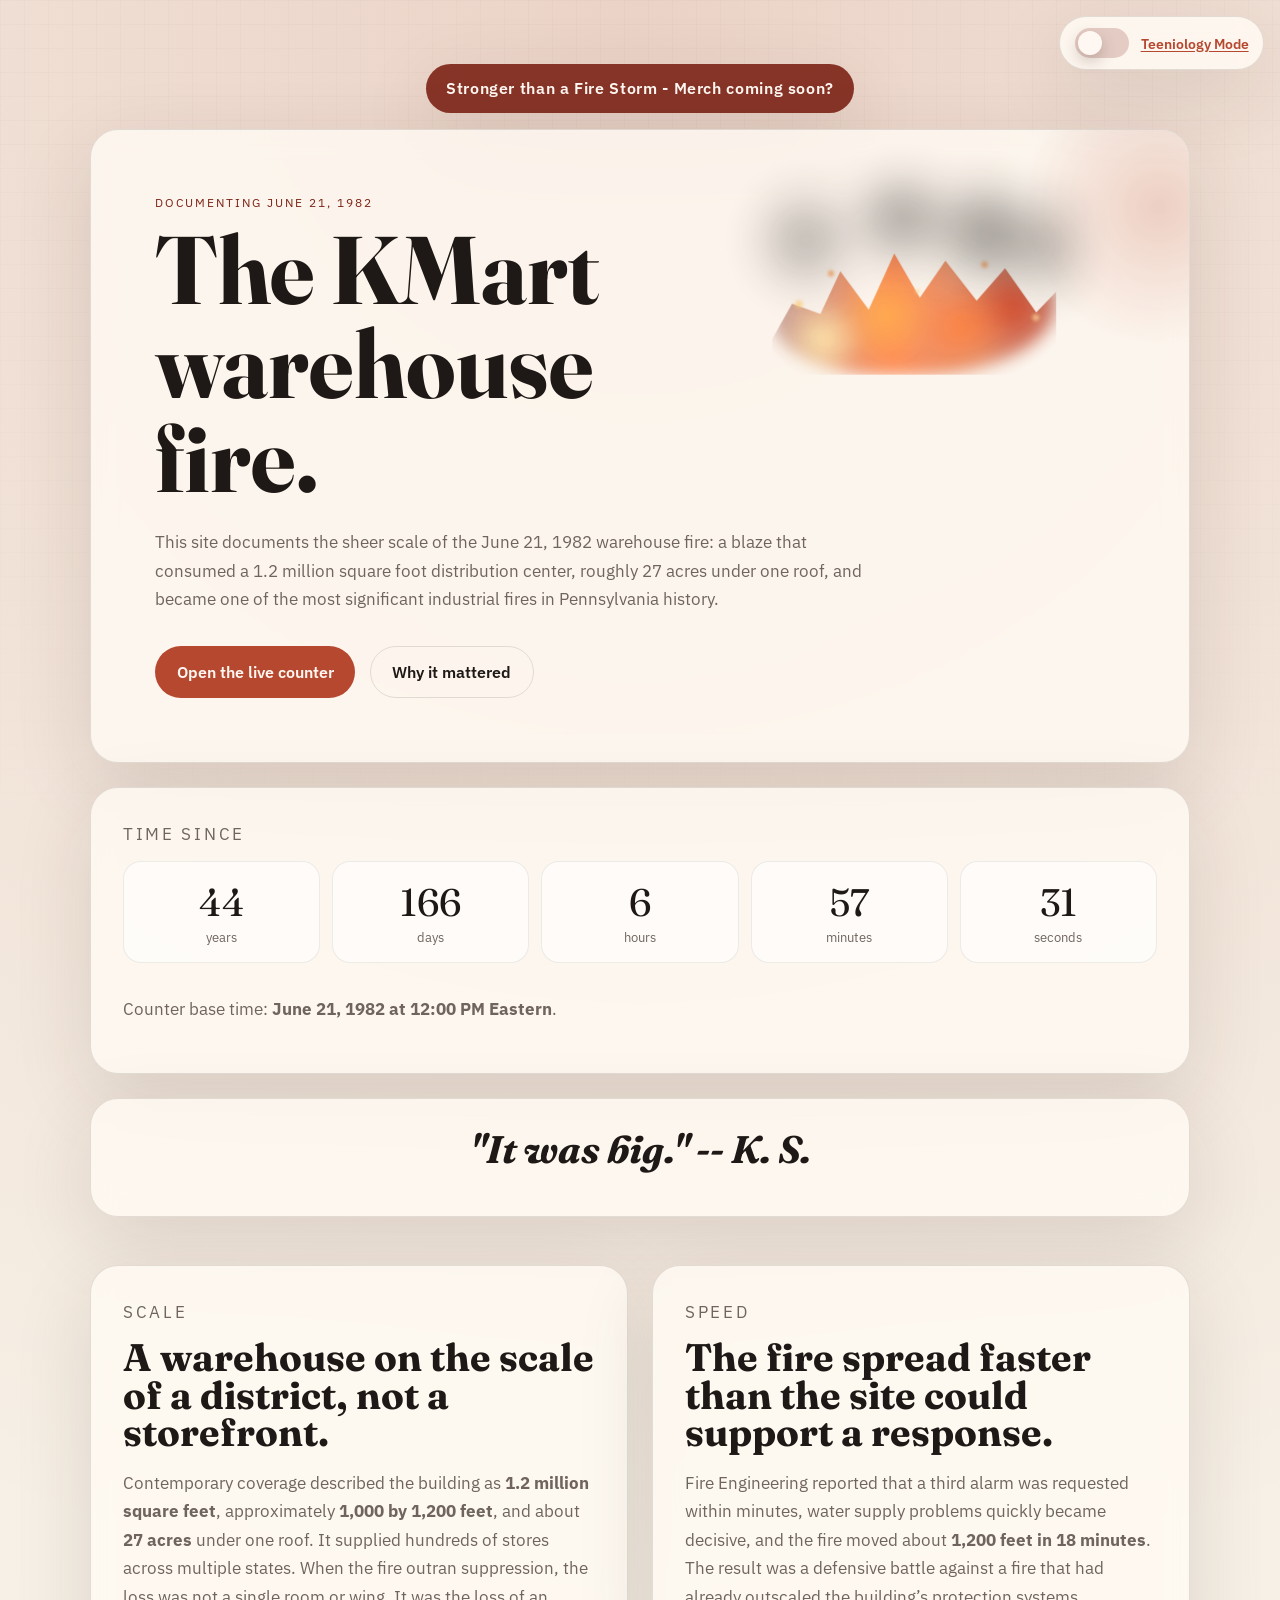
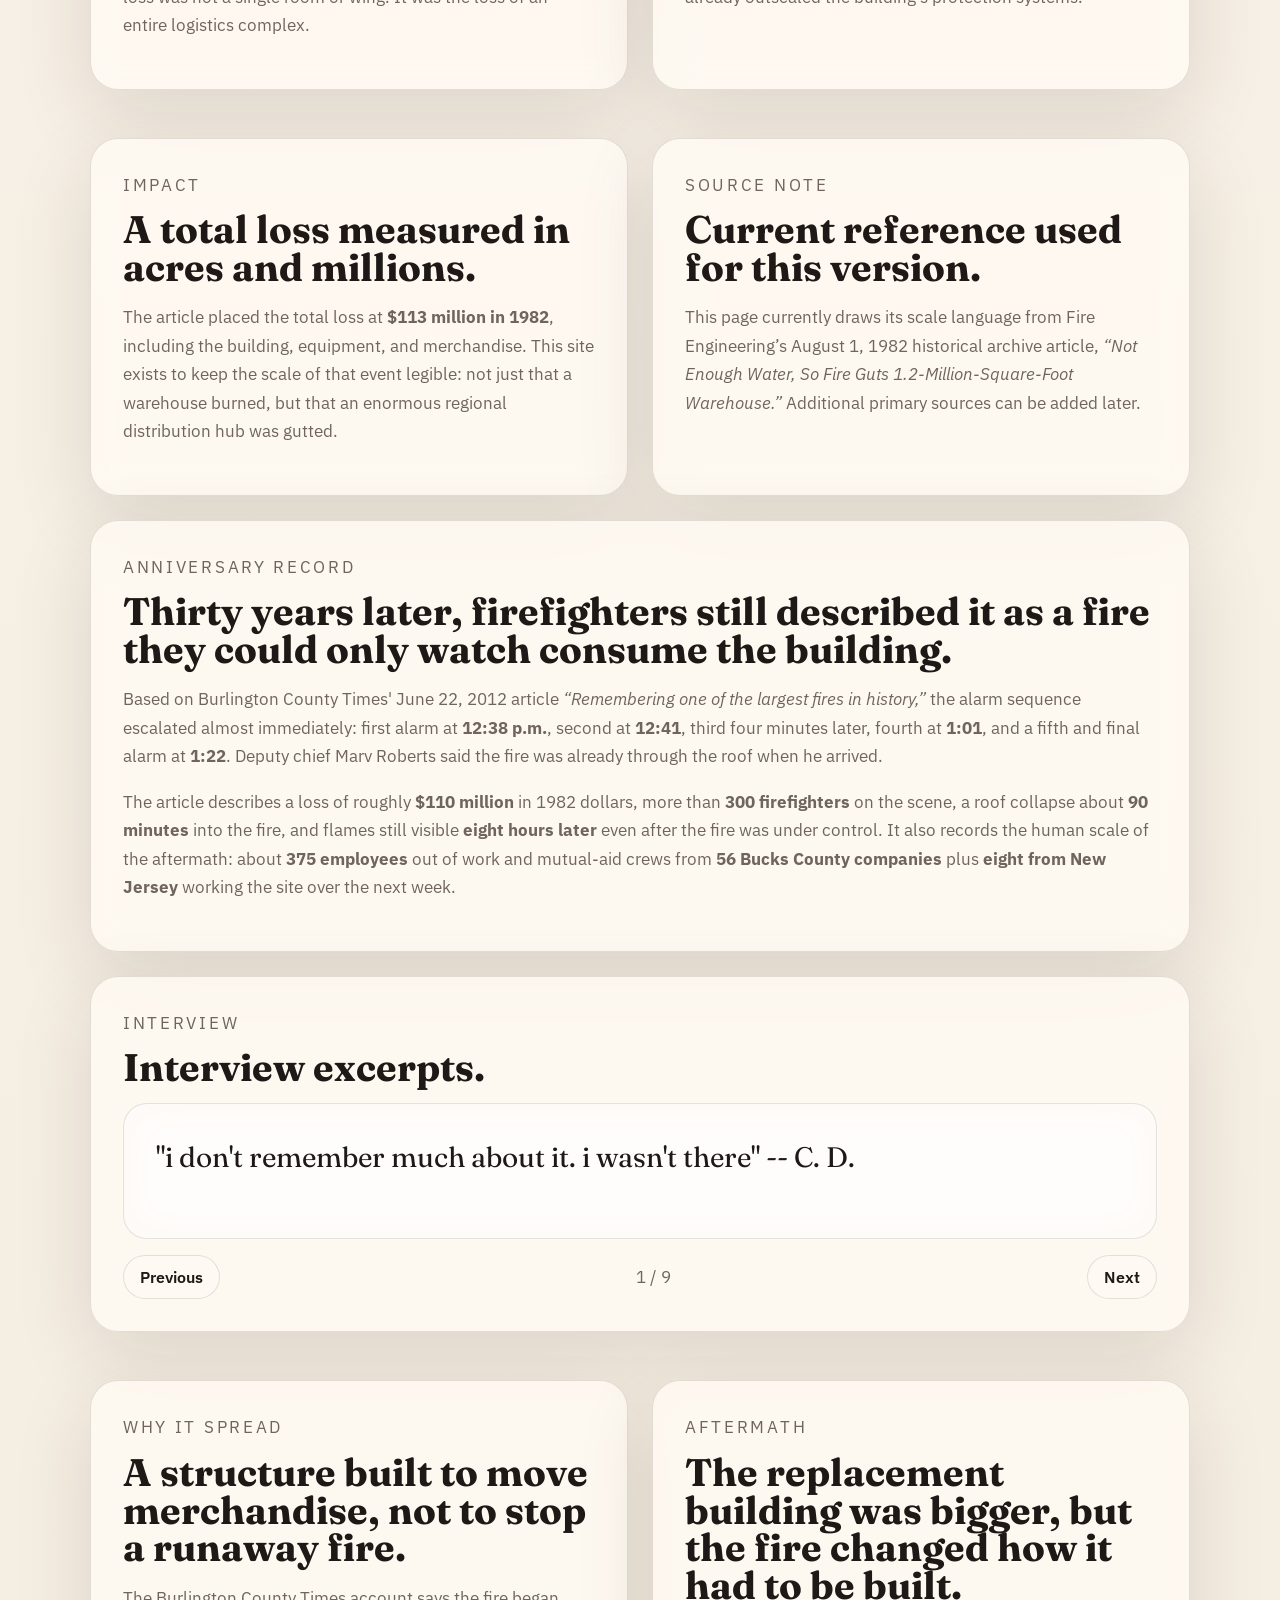
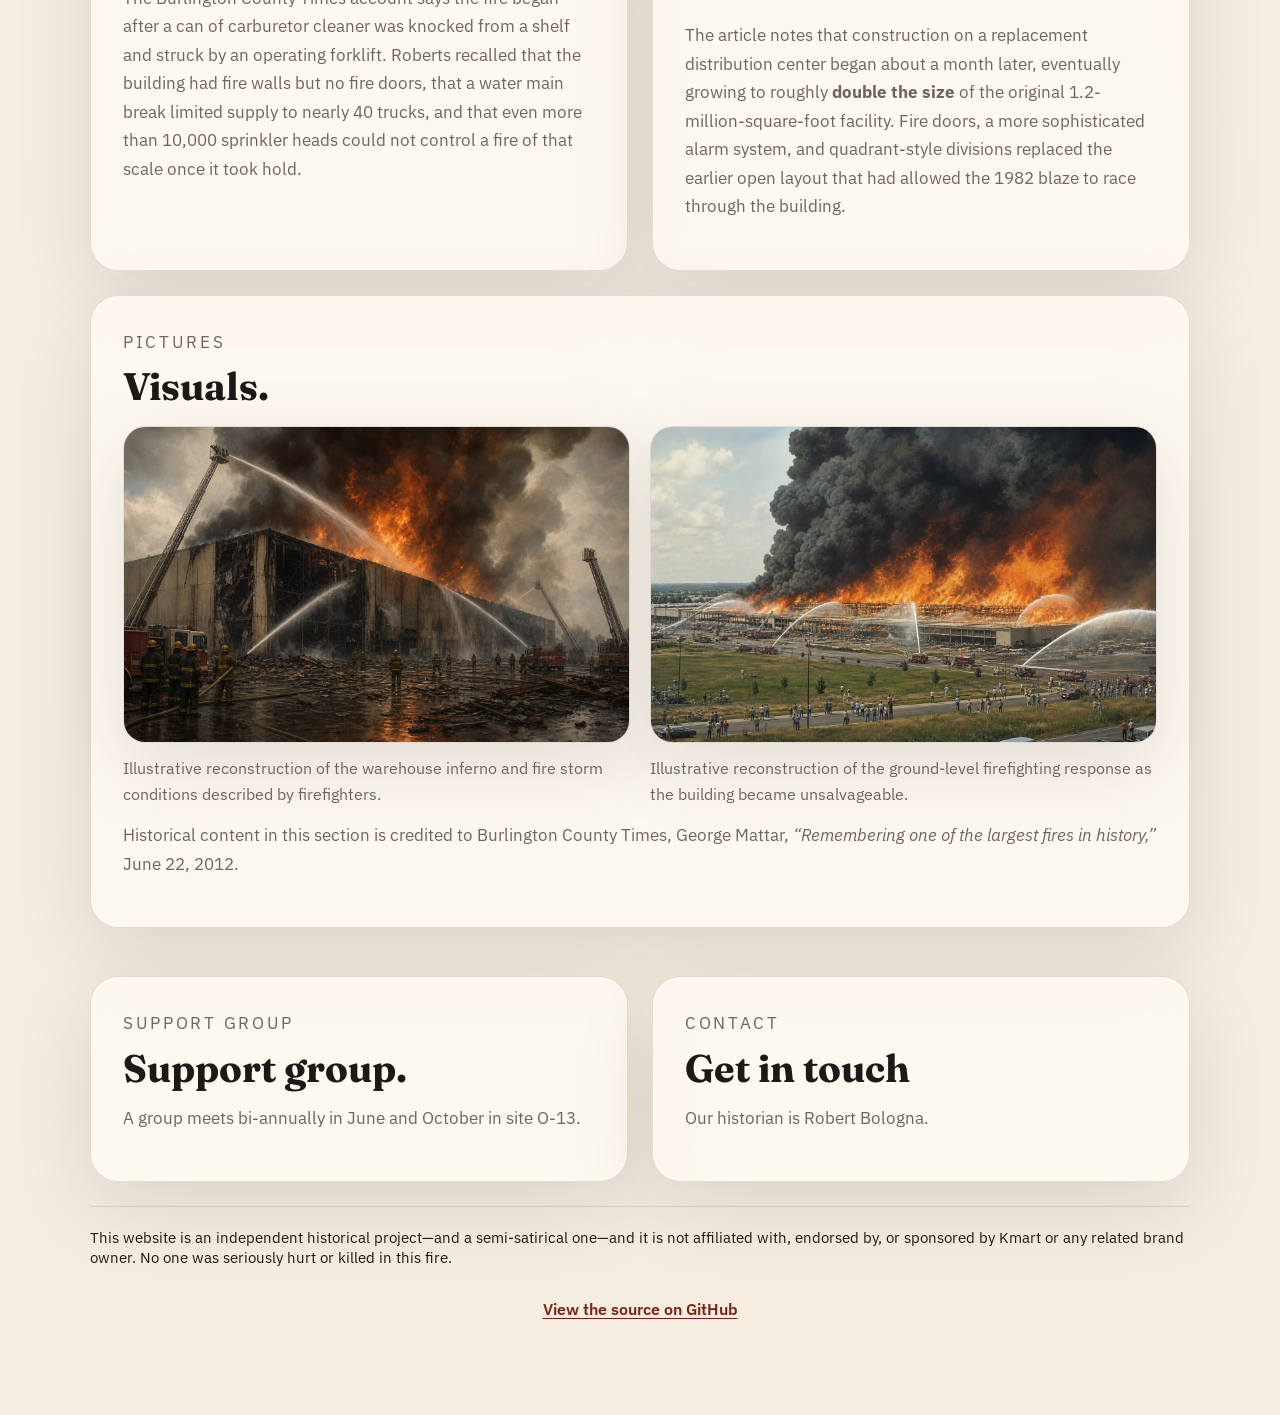
<file: index.html>
<!doctype html>
<html lang="en">
  <head>
    <meta charset="UTF-8" />
    <meta name="viewport" content="width=device-width, initial-scale=1.0" />
    <title>KMart Fire | June 21, 1982</title>
    <meta
      name="description"
      content="A simple memorial and documentation site for the KMart warehouse fire of June 21, 1982."
    />
    <link rel="preconnect" href="https://fonts.googleapis.com" />
    <link rel="preconnect" href="https://fonts.gstatic.com" crossorigin />
    <link
      href="https://fonts.googleapis.com/css2?family=Fraunces:opsz,wght@9..144,600;9..144,700&family=IBM+Plex+Sans:wght@400;500;600&display=swap"
      rel="stylesheet"
    />
    <link rel="stylesheet" href="./styles.css?v=2" />
  </head>
  <body>
    <div class="fire-storm" id="fire-storm" aria-hidden="true">
      <div class="fire-storm-flames"></div>
      <div class="fire-storm-embers"></div>
      <div class="fire-storm-smoke"></div>
    </div>
     <div class="burn-overlay" aria-hidden="true">
       <div class="burn-overlay-smoke"></div>
     </div>
     <div class="teeniology-toggle-container" data-teenie-skip>
       <label class="switch">
         <input type="checkbox" id="teeniology-toggle" aria-label="Toggle Teeniology Mode">
         <span class="slider round"></span>
       </label>
        <a href="https://teenietime.online/" target="_blank" rel="noopener noreferrer" class="toggle-label">Teeniology Mode</a>
     </div>
     <div class="death-message" aria-hidden="true">
      <p class="death-message-label">The trail ended here.</p>
      <h2>you died</h2>
      <p class="death-message-note">Refresh the page to return to the fire.</p>
    </div>
    <main class="page-shell">
      <section class="top-banner">
        <p>Stronger than a Fire Storm - Merch coming soon?</p>
      </section>

      <section class="hero">
        <p class="eyebrow">Documenting June 21, 1982</p>
        <h1>The KMart warehouse fire.</h1>
        <p class="hero-copy">
          This site documents the sheer scale of the June 21, 1982 warehouse
          fire: a blaze that consumed a 1.2 million square foot distribution
          center, roughly 27 acres under one roof, and became one of the most
          significant industrial fires in Pennsylvania history.
        </p>
        <div class="hero-actions">
          <a class="button" href="./counter/">Open the live counter</a>
          <a class="button button-secondary" href="#scale">Why it mattered</a>
        </div>
      </section>

       <section class="panel panel-highlight">
         <div>
           <p class="section-label">Time Since</p>
           <div class="inline-counter" aria-live="polite">
             <div class="inline-counter-item">
               <span id="years" data-teenie-dynamic>0</span>
               <small>years</small>
             </div>
             <div class="inline-counter-item">
               <span id="days" data-teenie-dynamic>0</span>
               <small>days</small>
             </div>
             <div class="inline-counter-item">
               <span id="hours" data-teenie-dynamic>0</span>
               <small>hours</small>
             </div>
             <div class="inline-counter-item">
               <span id="minutes" data-teenie-dynamic>0</span>
               <small>minutes</small>
             </div>
             <div class="inline-counter-item">
               <span id="seconds" data-teenie-dynamic>0</span>
               <small>seconds</small>
             </div>
           </div>
         </div>
         <p class="counter-note">
           Counter base time: <strong>June 21, 1982 at 12:00 PM Eastern</strong>.
         </p>
       </section>

       <section class="panel">
         <h2 style="text-align: center; font-style: italic;">"It was big." -- K. S.</h2>
       </section>


      <section class="content-grid" id="scale">
        <article class="panel">
          <p class="section-label">Scale</p>
          <h2>A warehouse on the scale of a district, not a storefront.</h2>
          <p>
            Contemporary coverage described the building as
            <strong>1.2 million square feet</strong>, approximately
            <strong>1,000 by 1,200 feet</strong>, and about
            <strong>27 acres</strong> under one roof. It supplied hundreds of
            stores across multiple states. When the fire outran suppression, the
            loss was not a single room or wing. It was the loss of an entire
            logistics complex.
          </p>
        </article>

        <article class="panel">
          <p class="section-label">Speed</p>
          <h2>The fire spread faster than the site could support a response.</h2>
          <p>
            Fire Engineering reported that a third alarm was requested within
            minutes, water supply problems quickly became decisive, and the fire
            moved about <strong>1,200 feet in 18 minutes</strong>. The result
            was a defensive battle against a fire that had already outscaled the
            building’s protection systems.
          </p>
        </article>
      </section>

      <section class="content-grid">
        <article class="panel">
          <p class="section-label">Impact</p>
          <h2>A total loss measured in acres and millions.</h2>
          <p>
            The article placed the total loss at
            <strong>$113 million in 1982</strong>, including the building,
            equipment, and merchandise. This site exists to keep the scale of
            that event legible: not just that a warehouse burned, but that an
            enormous regional distribution hub was gutted.
          </p>
        </article>

        <article class="panel">
          <p class="section-label">Source Note</p>
          <h2>Current reference used for this version.</h2>
          <p>
            This page currently draws its scale language from Fire
            Engineering’s August 1, 1982 historical archive article,
            <em>“Not Enough Water, So Fire Guts 1.2-Million-Square-Foot Warehouse.”</em>
            Additional primary sources can be added later.
          </p>
        </article>
      </section>

       <section class="panel">
         <p class="section-label">Anniversary Record</p>
         <h2>Thirty years later, firefighters still described it as a fire they could only watch consume the building.</h2>
         <p>
           Based on Burlington County Times' June 22, 2012 article
           <em>“Remembering one of the largest fires in history,”</em> the alarm
           sequence escalated almost immediately: first alarm at
           <strong>12:38 p.m.</strong>, second at <strong>12:41</strong>, third
           four minutes later, fourth at <strong>1:01</strong>, and a fifth and
           final alarm at <strong>1:22</strong>. Deputy chief Marv Roberts said
           the fire was already through the roof when he arrived.
         </p>
         <p>
           The article describes a loss of roughly <strong>$110 million</strong>
           in 1982 dollars, more than <strong>300 firefighters</strong> on the
           scene, a roof collapse about <strong>90 minutes</strong> into the
           fire, and flames still visible <strong>eight hours later</strong> even
           after the fire was under control. It also records the human scale of
           the aftermath: about <strong>375 employees</strong> out of work and
           mutual-aid crews from <strong>56 Bucks County companies</strong> plus
           <strong>eight from New Jersey</strong> working the site over the next
           week.
         </p>
       </section>

       <section class="panel">
         <p class="section-label">Interview</p>
         <h2>Interview excerpts.</h2>
         <div class="quote-carousel" data-quote-carousel>
           <blockquote class="quote-card" id="quote-text">
             "i don't remember much about it. i wasn't there" -- C. D.
           </blockquote>
           <div class="quote-carousel-controls">
             <button class="quote-button" type="button" data-quote-prev>
               Previous
             </button>
             <p class="quote-carousel-status" id="quote-status">1 / 4</p>
             <button class="quote-button" type="button" data-quote-next>
               Next
             </button>
           </div>
         </div>
       </section>


      <section class="content-grid">
        <article class="panel">
          <p class="section-label">Why It Spread</p>
          <h2>A structure built to move merchandise, not to stop a runaway fire.</h2>
          <p>
            The Burlington County Times account says the fire began after a can
            of carburetor cleaner was knocked from a shelf and struck by an
            operating forklift. Roberts recalled that the building had fire
            walls but no fire doors, that a water main break limited supply to
            nearly 40 trucks, and that even more than 10,000 sprinkler heads
            could not control a fire of that scale once it took hold.
          </p>
        </article>

        <article class="panel">
          <p class="section-label">Aftermath</p>
          <h2>The replacement building was bigger, but the fire changed how it had to be built.</h2>
          <p>
            The article notes that construction on a replacement distribution
            center began about a month later, eventually growing to roughly
            <strong>double the size</strong> of the original 1.2-million-square-foot
            facility. Fire doors, a more sophisticated alarm system, and
            quadrant-style divisions replaced the earlier open layout that had
            allowed the 1982 blaze to race through the building.
          </p>
        </article>
      </section>

      <section class="panel">
        <p class="section-label">Pictures</p>
        <h2>Visuals.</h2>
        <div class="photo-grid">
          <figure class="photo-card">
            <img
              src="./assets/images/fire-illustration-1.png"
              alt="Huge. Illustrated wide view of the KMart warehouse engulfed in flames with firefighters attacking the blaze."
            />
            <figcaption>
              Illustrative reconstruction of the warehouse inferno and fire
              storm conditions described by firefighters.
            </figcaption>
          </figure>
          <figure class="photo-card">
            <img
              src="./assets/images/fire-illustration-2.png"
              alt="Illustrated ground-level view of firefighters using heavy water streams against the warehouse fire."
            />
            <figcaption>
              Illustrative reconstruction of the ground-level firefighting
              response as the building became unsalvageable.
            </figcaption>
          </figure>
        </div>
        <p class="photo-credit">
          Historical content in this section is credited to Burlington County
          Times, George Mattar, <em>“Remembering one of the largest fires in
          history,”</em> June 22, 2012.
        </p>
      </section>

       <section class="content-grid">
         <article class="panel">
           <p class="section-label">Support Group</p>
           <h2>Support group.</h2>
           <p>
             A group meets bi-annually in June and October in site O-13.
           </p>
         </article>

         <article class="panel">
           <p class="section-label">Contact</p>
           <h2>Get in touch</h2>
           <p>Our historian is Robert Bologna.</p>
         </article>
       </section>

       <p class="disclaimer site-disclaimer">
         This website is an independent historical project—and a semi-satirical one—and it is not affiliated
         with, endorsed by, or sponsored by Kmart or any related brand owner. No one was seriously hurt or killed in this fire.
       </p>

      <footer class="site-footer">
        <a
          class="repo-link"
          href="https://github.com/mwm5945/kmartfire.com"
          target="_blank"
          rel="noreferrer"
          >View the source on GitHub</a
        >
      </footer>
    </main>

    <script src="./teeniology.js?v=2"></script>
    <script src="./app.js?v=2"></script>
  </body>
</html>
</file>
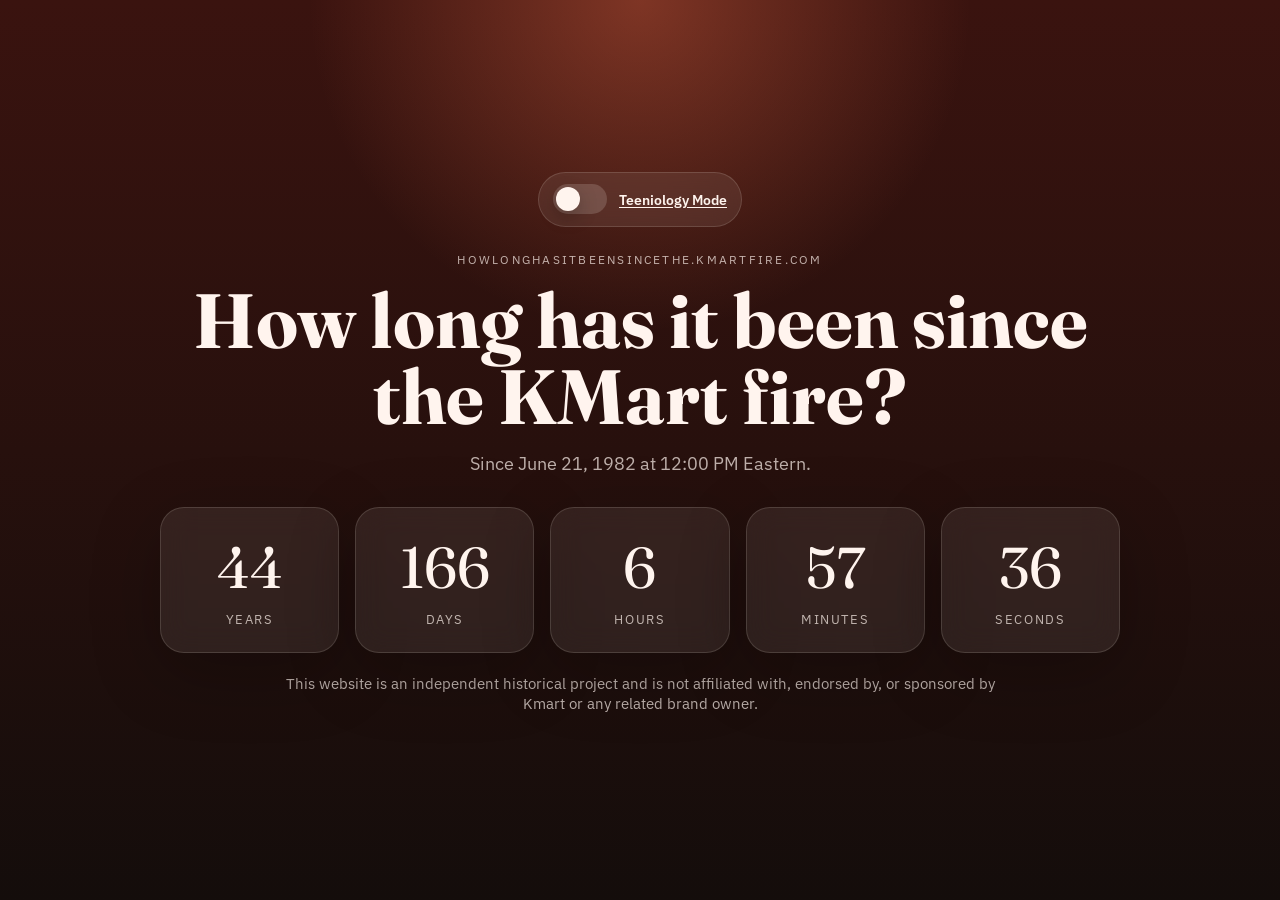
<file: counter/index.html>
<!doctype html>
<html lang="en">
  <head>
    <meta charset="UTF-8" />
    <meta name="viewport" content="width=device-width, initial-scale=1.0" />
    <title>How Long Has It Been Since The KMart Fire?</title>
    <meta
      name="description"
      content="A live counter showing how long it has been since the KMart warehouse fire of June 21, 1982."
    />
    <link rel="preconnect" href="https://fonts.googleapis.com" />
    <link rel="preconnect" href="https://fonts.gstatic.com" crossorigin />
    <link
      href="https://fonts.googleapis.com/css2?family=Fraunces:opsz,wght@9..144,600;9..144,700&family=IBM+Plex+Sans:wght@400;500;600&display=swap"
      rel="stylesheet"
    />
    <link rel="stylesheet" href="./counter.css?v=2" />
  </head>
  <body>
    <main class="counter-shell">
      <div class="teeniology-toggle-container" data-teenie-skip>
        <label class="switch">
          <input type="checkbox" id="teeniology-toggle" aria-label="Toggle Teeniology Mode" />
          <span class="slider round"></span>
        </label>
        <a href="https://teenietime.online/" target="_blank" rel="noopener noreferrer" class="toggle-label">Teeniology Mode</a>
      </div>
      <p class="counter-kicker">howlonghasitbeensincethe.kmartfire.com</p>
      <h1>How long has it been since the KMart fire?</h1>
      <p class="counter-subtitle">
        Since June 21, 1982 at 12:00 PM Eastern.
      </p>

      <section class="counter-board" aria-live="polite">
        <div class="counter-card">
          <span id="years" data-teenie-dynamic>0</span>
          <small>years</small>
        </div>
        <div class="counter-card">
          <span id="days" data-teenie-dynamic>0</span>
          <small>days</small>
        </div>
        <div class="counter-card">
          <span id="hours" data-teenie-dynamic>0</span>
          <small>hours</small>
        </div>
        <div class="counter-card">
          <span id="minutes" data-teenie-dynamic>0</span>
          <small>minutes</small>
        </div>
        <div class="counter-card">
          <span id="seconds" data-teenie-dynamic>0</span>
          <small>seconds</small>
        </div>
      </section>

       <p class="counter-footnote counter-disclaimer">
         This website is an independent historical project and is not affiliated
         with, endorsed by, or sponsored by Kmart or any related brand owner.
       </p>
    </main>

    <script src="../teeniology.js?v=2"></script>
    <script src="./counter.js?v=2"></script>
  </body>
</html>
</file>
<file: styles.css>
:root {
  --bg: #f4ede0;
  --paper: rgba(255, 250, 243, 0.82);
  --ink: #1e1916;
  --muted: #6f655e;
  --accent: #b5482f;
  --accent-deep: #7c2316;
  --line: rgba(30, 25, 22, 0.12);
  --shadow: 0 24px 80px rgba(52, 35, 24, 0.12);
}

* {
  box-sizing: border-box;
}

html {
  scroll-behavior: smooth;
}

body {
  margin: 0;
  min-height: 100vh;
  font-family: "IBM Plex Sans", sans-serif;
  color: var(--ink);
  background:
    radial-gradient(circle at top, rgba(181, 72, 47, 0.18), transparent 35%),
    linear-gradient(180deg, #f7f1e8 0%, var(--bg) 100%);
  overflow-x: hidden;
}

body::before {
  content: "";
  position: fixed;
  inset: 0;
  pointer-events: none;
  background-image:
    linear-gradient(rgba(30, 25, 22, 0.02) 1px, transparent 1px),
    linear-gradient(90deg, rgba(30, 25, 22, 0.02) 1px, transparent 1px);
  background-size: 24px 24px;
  -webkit-mask-image: linear-gradient(180deg, rgba(0, 0, 0, 0.85), transparent);
  mask-image: linear-gradient(180deg, rgba(0, 0, 0, 0.85), transparent);
}

.page-shell {
  width: min(1100px, calc(100% - 2rem));
  margin: 0 auto;
  padding: 4rem 0 5rem;
  position: relative;
  z-index: 1;
  transition:
    opacity 2.8s ease,
    filter 2.8s ease,
    transform 2.8s ease;
}

 .top-banner {
   margin: 0 auto 1rem;
   padding: 0.9rem 1.25rem;
   border-radius: 999px;
   background: rgba(124, 35, 22, 0.9);
   color: #fff8f2;
   text-align: center;
   box-shadow: var(--shadow);
   width: fit-content;
 }

.top-banner p {
  margin: 0;
  font-weight: 600;
  letter-spacing: 0.04em;
}

.hero,
.panel {
  -webkit-backdrop-filter: blur(12px);
  backdrop-filter: blur(12px);
  background: var(--paper);
  border: 1px solid var(--line);
  box-shadow: var(--shadow);
  border-radius: 28px;
}

.hero {
  padding: 4rem;
  position: relative;
  overflow: hidden;
}

.hero::after {
  content: "";
  position: absolute;
  right: -10%;
  top: -10%;
  width: 280px;
  height: 280px;
  border-radius: 50%;
  background: radial-gradient(circle, rgba(181, 72, 47, 0.22), transparent 70%);
}

.eyebrow,
.section-label {
  margin: 0 0 0.75rem;
  text-transform: uppercase;
  letter-spacing: 0.16em;
  font-size: 0.78rem;
  color: var(--accent-deep);
}

h1,
h2 {
  margin: 0;
  font-family: "Fraunces", serif;
  line-height: 0.98;
}

h1 {
  max-width: 10ch;
  font-size: clamp(3rem, 8vw, 6rem);
}

h2 {
  font-size: clamp(1.7rem, 3vw, 2.5rem);
  margin-bottom: 1rem;
}

.hero-copy,
.panel p,
.plain-list {
  font-size: 1.05rem;
  line-height: 1.7;
  color: var(--muted);
}

.hero-copy {
  max-width: 45rem;
  margin: 1.5rem 0 0;
}

.hero-actions {
  display: flex;
  flex-wrap: wrap;
  gap: 0.9rem;
  margin-top: 2rem;
}

.button {
  display: inline-flex;
  align-items: center;
  justify-content: center;
  border-radius: 999px;
  padding: 0.95rem 1.35rem;
  text-decoration: none;
  font-weight: 600;
  background: var(--accent);
  color: #fff8f2;
  transition:
    transform 150ms ease,
    background 150ms ease;
}

.button:hover,
.button:focus-visible {
  transform: translateY(-2px);
  background: var(--accent-deep);
}

.button-secondary {
  background: transparent;
  color: var(--ink);
  border: 1px solid var(--line);
}

.panel {
  padding: 2rem;
  margin-top: 1.5rem;
}

.panel-highlight {
  display: grid;
  gap: 1rem;
}

.inline-counter {
  display: grid;
  grid-template-columns: repeat(5, minmax(0, 1fr));
  gap: 0.75rem;
}

.inline-counter-item {
  padding: 1rem;
  border-radius: 18px;
  background: rgba(255, 255, 255, 0.6);
  border: 1px solid rgba(30, 25, 22, 0.08);
  text-align: center;
}

.inline-counter-item span {
  display: block;
  font-family: "Fraunces", serif;
  font-size: clamp(1.6rem, 3vw, 2.4rem);
  color: var(--ink);
}

.inline-counter-item small,
.counter-note {
  color: var(--muted);
}

.content-grid {
  display: grid;
  grid-template-columns: repeat(2, minmax(0, 1fr));
  gap: 1.5rem;
  margin-top: 1.5rem;
}

.disclaimer {
  margin-top: 1.25rem;
  padding-top: 1.25rem;
  border-top: 1px solid var(--line);
  font-size: 0.96rem;
}

.plain-list {
  margin: 0;
  padding-left: 1.25rem;
}

.quote-carousel {
  display: grid;
  gap: 1rem;
}

 .quote-card {
   margin: 0;
   min-height: 8.5rem;
   padding: 2rem;
   border-radius: 24px;
   background: rgba(255, 255, 255, 0.7);
   border: 1px solid rgba(30, 25, 22, 0.12);
   font-family: "Fraunces", serif;
   font-size: clamp(1.4rem, 2.2vw, 1.8rem);
   line-height: 1.5;
   color: var(--ink);
   box-shadow: inset 0 0 40px rgba(181, 72, 47, 0.03);
 }

.quote-carousel-controls {
  display: flex;
  align-items: center;
  justify-content: space-between;
  gap: 0.75rem;
}

 .quote-button {
   -webkit-appearance: none;
   appearance: none;
   border: 1px solid var(--line);
   background: rgba(255, 250, 243, 0.9);
   color: var(--ink);
   border-radius: 999px;
   padding: 0.7rem 1rem;
   font: inherit;
   font-weight: 600;
   cursor: pointer;
 }

.quote-carousel-status {
  margin: 0;
  color: var(--muted);
  font-size: 0.95rem;
}

.site-disclaimer {
  margin-top: 1.5rem;
}

.photo-grid {
  display: grid;
  grid-template-columns: repeat(2, minmax(0, 1fr));
  gap: 1.25rem;
  margin-top: 1.25rem;
}

.photo-card {
  margin: 0;
}

 .photo-card img {
   display: block;
   width: 100%;
   height: auto;
   aspect-ratio: 16 / 10;
   object-fit: cover;
   border-radius: 22px;
   border: 1px solid var(--line);
   box-shadow: var(--shadow);
 }

.photo-card figcaption,
.photo-credit {
  margin-top: 0.85rem;
  color: var(--muted);
  line-height: 1.6;
}

.site-footer {
  display: flex;
  justify-content: center;
  margin-top: 2rem;
  padding-bottom: 1rem;
}

.repo-link {
  color: var(--accent-deep);
  font-weight: 600;
  text-underline-offset: 0.2em;
}

.repo-link:hover,
.repo-link:focus-visible {
  color: var(--accent);
}

.fire-storm {
  position: fixed;
  left: 0;
  top: 0;
  width: 320px;
  height: 220px;
  pointer-events: none;
  z-index: 4;
  transform: translate3d(-360px, 10vh, 0);
  transition:
    transform 4.8s ease-in-out,
    opacity 600ms ease;
  opacity: 0.95;
}

.fire-storm-flames {
  position: absolute;
  inset: 50px 18px 22px;
  border-radius: 45% 55% 50% 40%;
  background:
    radial-gradient(circle at 18% 76%, rgba(255, 233, 171, 0.95), transparent 16%),
    radial-gradient(circle at 40% 60%, rgba(255, 169, 69, 0.95), transparent 26%),
    radial-gradient(circle at 67% 68%, rgba(255, 123, 52, 0.9), transparent 22%),
    radial-gradient(circle at 85% 54%, rgba(208, 54, 19, 0.88), transparent 24%),
    linear-gradient(90deg, rgba(98, 13, 6, 0.35) 0%, rgba(255, 111, 43, 0.82) 42%, rgba(115, 17, 9, 0.4) 100%);
  -webkit-clip-path: polygon(0% 76%, 7% 52%, 17% 59%, 24% 30%, 34% 56%, 43% 18%, 52% 48%, 61% 23%, 72% 50%, 82% 28%, 93% 58%, 100% 44%, 100% 100%, 0% 100%);
  clip-path: polygon(0% 76%, 7% 52%, 17% 59%, 24% 30%, 34% 56%, 43% 18%, 52% 48%, 61% 23%, 72% 50%, 82% 28%, 93% 58%, 100% 44%, 100% 100%, 0% 100%);
  filter: blur(8px);
  animation:
    storm-flicker 700ms infinite alternate,
    storm-heave 3.2s ease-in-out infinite;
}

.fire-storm-embers {
  position: absolute;
  inset: 0;
  background:
    radial-gradient(circle at 14% 58%, rgba(255, 203, 114, 0.88), transparent 2%),
    radial-gradient(circle at 24% 44%, rgba(255, 147, 67, 0.85), transparent 1.8%),
    radial-gradient(circle at 51% 52%, rgba(255, 216, 130, 0.75), transparent 1.8%),
    radial-gradient(circle at 72% 40%, rgba(255, 157, 83, 0.85), transparent 2%),
    radial-gradient(circle at 88% 64%, rgba(255, 222, 145, 0.8), transparent 1.7%);
  filter: blur(1px);
  animation: ember-drift 1.8s linear infinite;
}

.fire-storm-smoke {
  position: absolute;
  inset: 0 0 34px;
  background:
    radial-gradient(circle at 16% 34%, rgba(59, 53, 50, 0.45), transparent 20%),
    radial-gradient(circle at 46% 22%, rgba(44, 41, 39, 0.55), transparent 24%),
    radial-gradient(circle at 72% 30%, rgba(32, 28, 27, 0.58), transparent 22%),
    radial-gradient(circle at 92% 38%, rgba(46, 41, 38, 0.42), transparent 18%);
  filter: blur(20px);
  animation: smoke-surge 3.4s ease-in-out infinite;
}

.burn-overlay {
  position: fixed;
  inset: 0;
  pointer-events: none;
  z-index: 5;
  opacity: 0;
  transition: opacity 2s ease;
  background:
    radial-gradient(circle at center, rgba(255, 150, 65, 0.12), transparent 26%),
    linear-gradient(180deg, transparent 0%, rgba(33, 16, 9, 0.22) 60%, rgba(18, 11, 8, 0.5) 100%);
}

.burn-overlay-smoke {
  position: absolute;
  inset: -15%;
  background:
    radial-gradient(circle at 20% 20%, rgba(55, 47, 42, 0.52), transparent 18%),
    radial-gradient(circle at 70% 30%, rgba(40, 35, 33, 0.58), transparent 22%),
    radial-gradient(circle at 40% 60%, rgba(62, 57, 54, 0.64), transparent 20%),
    radial-gradient(circle at 80% 80%, rgba(34, 29, 28, 0.6), transparent 18%);
  filter: blur(28px);
  transform: scale(0.88);
  opacity: 0;
  transition:
    opacity 2.8s ease,
    transform 3.2s ease;
}

.death-message {
  position: fixed;
  inset: 0;
  z-index: 6;
  display: grid;
  place-items: center;
  text-align: center;
  padding: 2rem;
  opacity: 0;
  pointer-events: none;
  transition:
    opacity 1.8s ease,
    letter-spacing 1.8s ease;
}

.death-message-label,
.death-message-note {
  margin: 0;
  color: rgba(255, 241, 227, 0.72);
}

.death-message h2 {
  margin: 0.35rem 0 0.75rem;
  font-size: clamp(3.8rem, 10vw, 7.5rem);
  text-transform: lowercase;
  color: #fff4ec;
  text-shadow:
    0 0 18px rgba(255, 130, 66, 0.18),
    0 10px 40px rgba(0, 0, 0, 0.45);
}

body.page-burning .page-shell {
  opacity: 0.28;
  filter: blur(8px) saturate(0.5);
  transform: scale(0.985);
}

body.page-burning .burn-overlay {
  opacity: 1;
}

body.page-burning .burn-overlay-smoke {
  opacity: 1;
  transform: scale(1.16);
}

body.page-burned .page-shell {
  opacity: 0;
  filter: blur(30px);
  transform: scale(0.96);
  pointer-events: none;
  user-select: none;
}

body.page-burned .fire-storm {
  opacity: 0;
}

body.page-burned .burn-overlay {
  opacity: 1;
  background:
    radial-gradient(circle at center, rgba(91, 91, 91, 0.2), transparent 24%),
    linear-gradient(180deg, rgba(22, 17, 15, 0.76) 0%, rgba(10, 10, 10, 0.94) 100%);
}

body.page-burned .burn-overlay-smoke {
  opacity: 1;
  transform: scale(1.28);
}

body.page-burned .death-message {
  opacity: 1;
  letter-spacing: 0.04em;
}

@keyframes storm-flicker {
  from {
    opacity: 0.74;
    filter: blur(7px) saturate(0.96);
  }

  to {
    opacity: 1;
    filter: blur(10px) saturate(1.28);
  }
}

@keyframes storm-heave {
  0%,
  100% {
    transform: translateY(0) scale(0.98, 0.94);
  }

  50% {
    transform: translateY(-8px) scale(1.04, 1.02);
  }
}

@keyframes smoke-surge {
  0%,
  100% {
    transform: translateY(0) scale(0.96, 0.9);
    opacity: 0.46;
  }

  50% {
    transform: translateY(-10px) scale(1.04, 1.06);
    opacity: 0.76;
  }
}

@keyframes ember-drift {
  0% {
    transform: translate3d(0, 0, 0);
    opacity: 0.55;
  }

  50% {
    transform: translate3d(10px, -8px, 0);
    opacity: 0.9;
  }

  100% {
    transform: translate3d(-8px, 4px, 0);
    opacity: 0.6;
  }
}

code {
  font-family: ui-monospace, SFMono-Regular, Menlo, monospace;
  font-size: 0.92em;
}

@media (max-width: 860px) {
  .page-shell {
    padding-top: 1.25rem;
  }

  .hero,
  .panel {
    padding: 1.5rem;
    border-radius: 22px;
  }

  .content-grid,
  .inline-counter {
    grid-template-columns: 1fr 1fr;
  }
}

@supports not ((-webkit-backdrop-filter: blur(1px)) or (backdrop-filter: blur(1px))) {
  .hero,
  .panel {
    background: rgba(255, 250, 243, 0.94);
  }
}

@media (max-width: 560px) {
  .quote-carousel-controls {
    flex-wrap: wrap;
    justify-content: center;
  }

  .photo-grid {
    grid-template-columns: 1fr;
  }

  .inline-counter {
    grid-template-columns: 1fr;
  }

  .content-grid {
    grid-template-columns: 1fr;
  }
}

.teeniology-toggle-container {
  position: fixed;
  top: 1rem;
  right: 1rem;
  z-index: 7;
  display: inline-flex;
  align-items: center;
  gap: 0.75rem;
  padding: 0.7rem 0.9rem;
  border-radius: 999px;
  background: rgba(255, 250, 243, 0.88);
  border: 1px solid var(--line);
  box-shadow: var(--shadow);
  -webkit-backdrop-filter: blur(12px);
  backdrop-filter: blur(12px);
}

.toggle-label {
  font-size: 0.9rem;
  font-weight: 600;
  color: var(--accent);
  text-decoration: underline;
  text-underline-offset: 2px;
}

.toggle-label:hover {
  color: var(--accent-deep);
}

.switch {
  position: relative;
  display: inline-block;
  width: 54px;
  height: 30px;
}

.switch input {
  opacity: 0;
  width: 0;
  height: 0;
}

.slider {
  position: absolute;
  inset: 0;
  cursor: pointer;
  border-radius: 999px;
  background: rgba(124, 35, 22, 0.2);
  transition: background 180ms ease;
}

.slider::before {
  content: "";
  position: absolute;
  top: 3px;
  left: 3px;
  width: 24px;
  height: 24px;
  border-radius: 50%;
  background: #fff8f2;
  box-shadow: 0 6px 16px rgba(51, 25, 18, 0.24);
  transition: transform 180ms ease;
}

.switch input:checked + .slider {
  background: var(--accent);
}

.switch input:focus-visible + .slider {
  outline: 2px solid rgba(181, 72, 47, 0.45);
  outline-offset: 3px;
}

.switch input:checked + .slider::before {
  transform: translateX(24px);
}

body.page-burned .teeniology-toggle-container {
  opacity: 0;
  pointer-events: none;
}

@media (max-width: 860px) {
  .teeniology-toggle-container {
    top: 0.75rem;
    right: 0.75rem;
  }
}

@media (max-width: 560px) {
  .teeniology-toggle-container {
    position: static;
    width: fit-content;
    margin: 1rem auto 0;
  }
}
</file>
<file: counter/counter.css>
:root {
  --bg-1: #140d0b;
  --bg-2: #3a130f;
  --glow: rgba(255, 116, 77, 0.35);
  --card: rgba(255, 245, 239, 0.08);
  --line: rgba(255, 245, 239, 0.14);
  --text: #fff4ee;
  --muted: rgba(255, 244, 238, 0.7);
}

* {
  box-sizing: border-box;
}

body {
  margin: 0;
  min-height: 100vh;
  display: grid;
  place-items: center;
  font-family: "IBM Plex Sans", sans-serif;
  color: var(--text);
  background:
    radial-gradient(circle at top, var(--glow), transparent 30%),
    linear-gradient(180deg, var(--bg-2), var(--bg-1));
}

.teeniology-toggle-container {
  display: inline-flex;
  align-items: center;
  gap: 0.75rem;
  margin: 0 auto 1.5rem;
  padding: 0.7rem 0.9rem;
  border-radius: 999px;
  background: rgba(255, 245, 239, 0.08);
  border: 1px solid var(--line);
  -webkit-backdrop-filter: blur(14px);
  backdrop-filter: blur(14px);
}

.toggle-label {
  font-size: 0.9rem;
  font-weight: 600;
  color: var(--text);
  text-decoration: underline;
  text-underline-offset: 2px;
}

.toggle-label:hover {
  color: var(--glow);
}

.switch {
  position: relative;
  display: inline-block;
  width: 54px;
  height: 30px;
}

.switch input {
  opacity: 0;
  width: 0;
  height: 0;
}

.slider {
  position: absolute;
  inset: 0;
  cursor: pointer;
  border-radius: 999px;
  background: rgba(255, 245, 239, 0.16);
  transition: background 180ms ease;
}

.slider::before {
  content: "";
  position: absolute;
  top: 3px;
  left: 3px;
  width: 24px;
  height: 24px;
  border-radius: 50%;
  background: #fff4ee;
  box-shadow: 0 6px 18px rgba(0, 0, 0, 0.25);
  transition: transform 180ms ease;
}

.switch input:checked + .slider {
  background: rgba(255, 116, 77, 0.85);
}

.switch input:focus-visible + .slider {
  outline: 2px solid rgba(255, 244, 238, 0.55);
  outline-offset: 3px;
}

.switch input:checked + .slider::before {
  transform: translateX(24px);
}

.counter-shell {
  width: min(1000px, calc(100% - 2rem));
  padding: 3rem 1.25rem;
  text-align: center;
}

.counter-kicker,
.counter-subtitle,
.counter-footnote {
  color: var(--muted);
}

.counter-kicker {
  margin: 0 0 1rem;
  letter-spacing: 0.18em;
  text-transform: uppercase;
  font-size: 0.78rem;
}

h1 {
  margin: 0;
  font-family: "Fraunces", serif;
  font-size: clamp(2.4rem, 6vw, 5rem);
  line-height: 1;
}

.counter-subtitle {
  margin: 1rem auto 0;
  font-size: 1.1rem;
}

.counter-board {
  display: grid;
  grid-template-columns: repeat(5, minmax(0, 1fr));
  gap: 1rem;
  margin-top: 2rem;
}

.counter-card {
  padding: 1.5rem 1rem;
  border-radius: 24px;
  background: var(--card);
  border: 1px solid var(--line);
  -webkit-backdrop-filter: blur(14px);
  backdrop-filter: blur(14px);
  box-shadow: 0 20px 70px rgba(0, 0, 0, 0.24);
}

.counter-card span {
  display: block;
  font-family: "Fraunces", serif;
  font-size: clamp(2rem, 5vw, 3.6rem);
}

.counter-card small {
  display: block;
  margin-top: 0.4rem;
  color: var(--muted);
  text-transform: uppercase;
  letter-spacing: 0.12em;
}

.counter-footnote {
  margin-top: 1.25rem;
  font-size: 0.95rem;
}

.counter-disclaimer {
  max-width: 46rem;
  margin-left: auto;
  margin-right: auto;
}

code {
  font-family: ui-monospace, SFMono-Regular, Menlo, monospace;
}

@supports not ((-webkit-backdrop-filter: blur(1px)) or (backdrop-filter: blur(1px))) {
  .counter-card {
    background: rgba(255, 245, 239, 0.14);
  }
}

@media (max-width: 820px) {
  .counter-board {
    grid-template-columns: 1fr 1fr;
  }
}

@media (max-width: 520px) {
  .counter-board {
    grid-template-columns: 1fr;
  }
}
</file>
